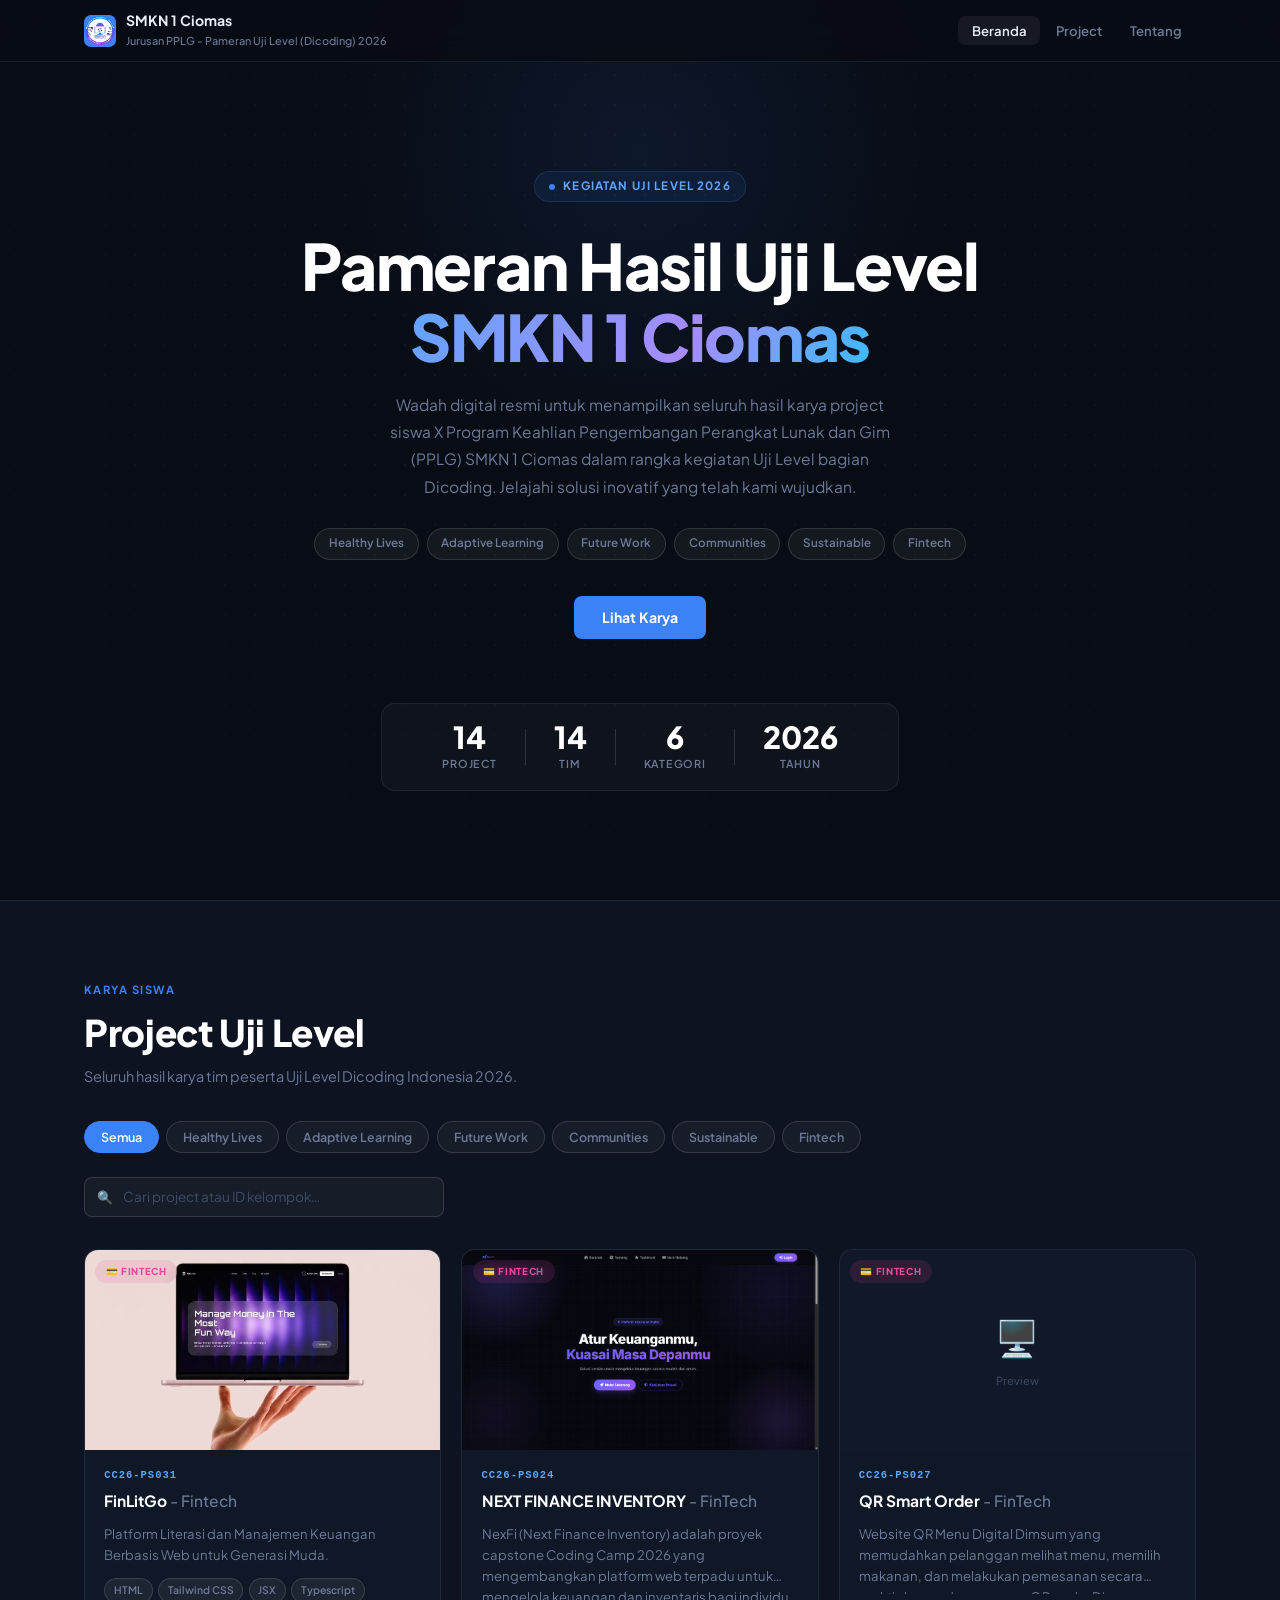
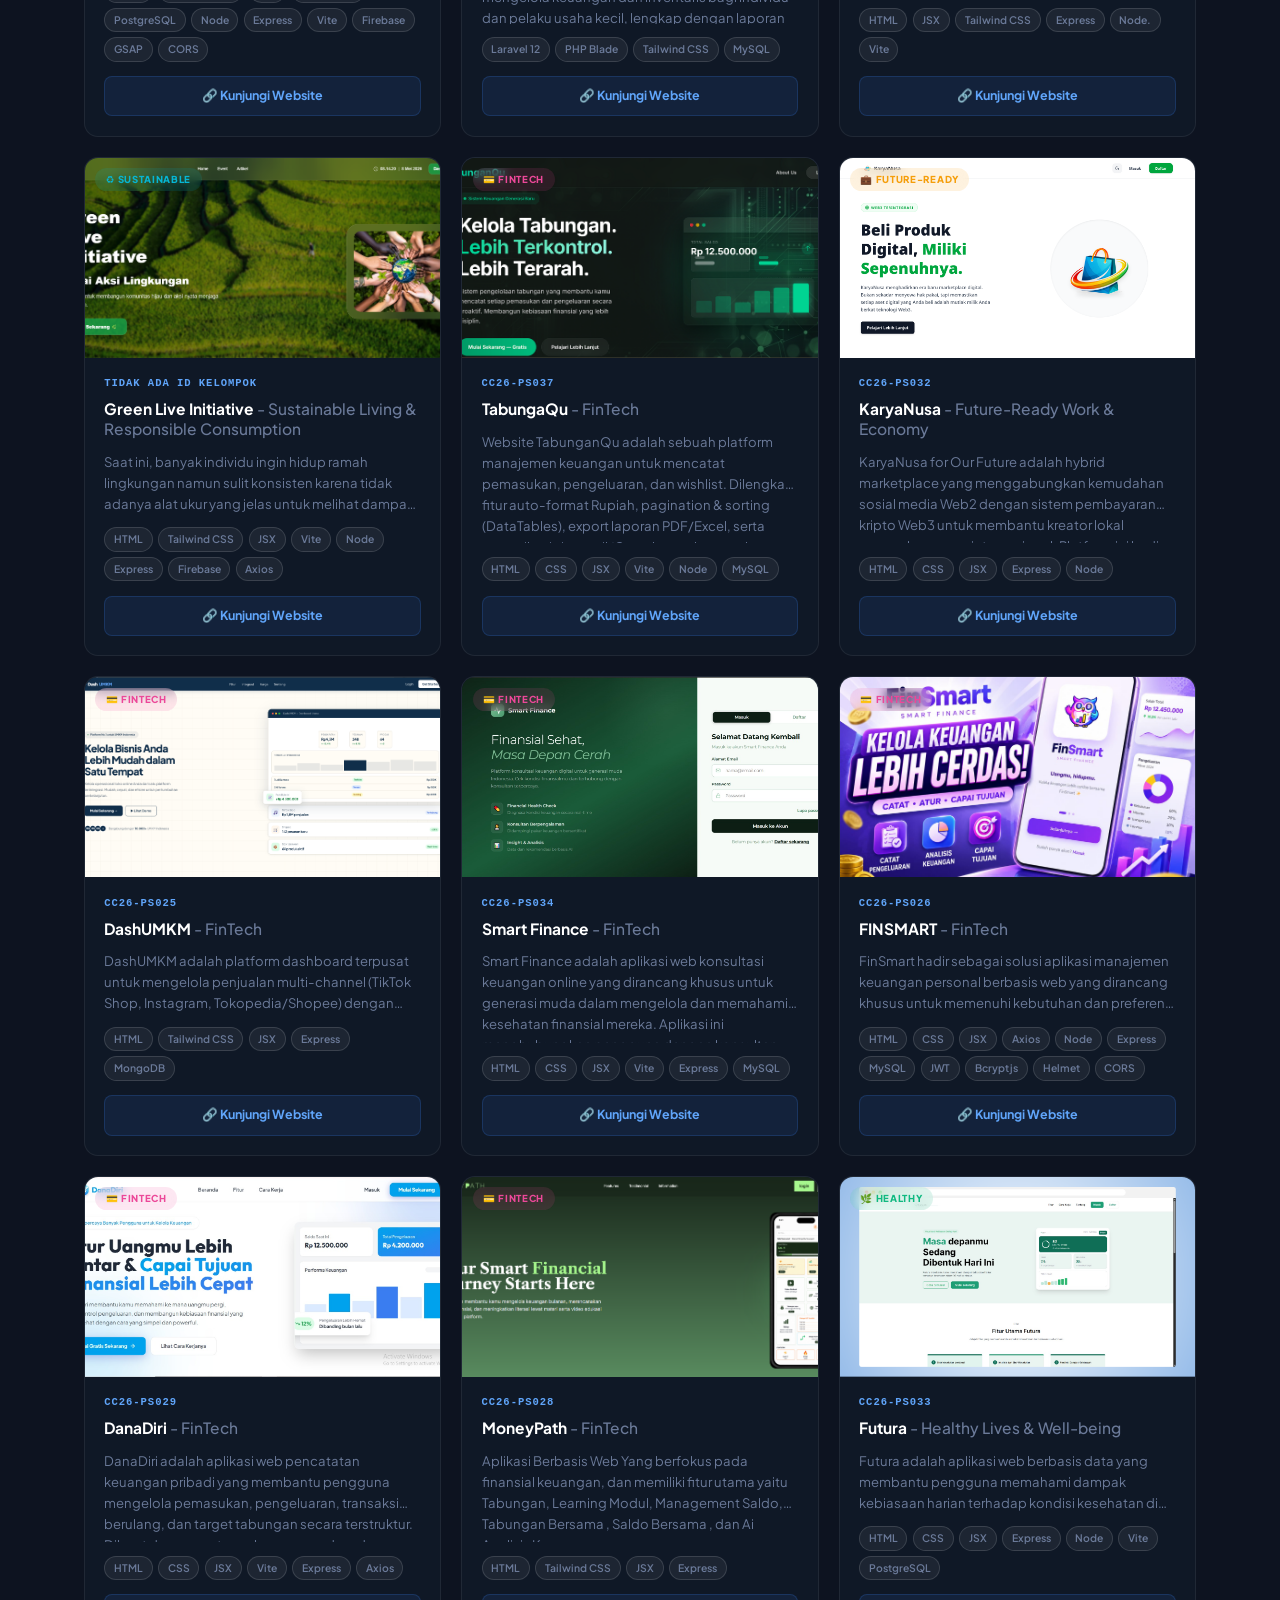
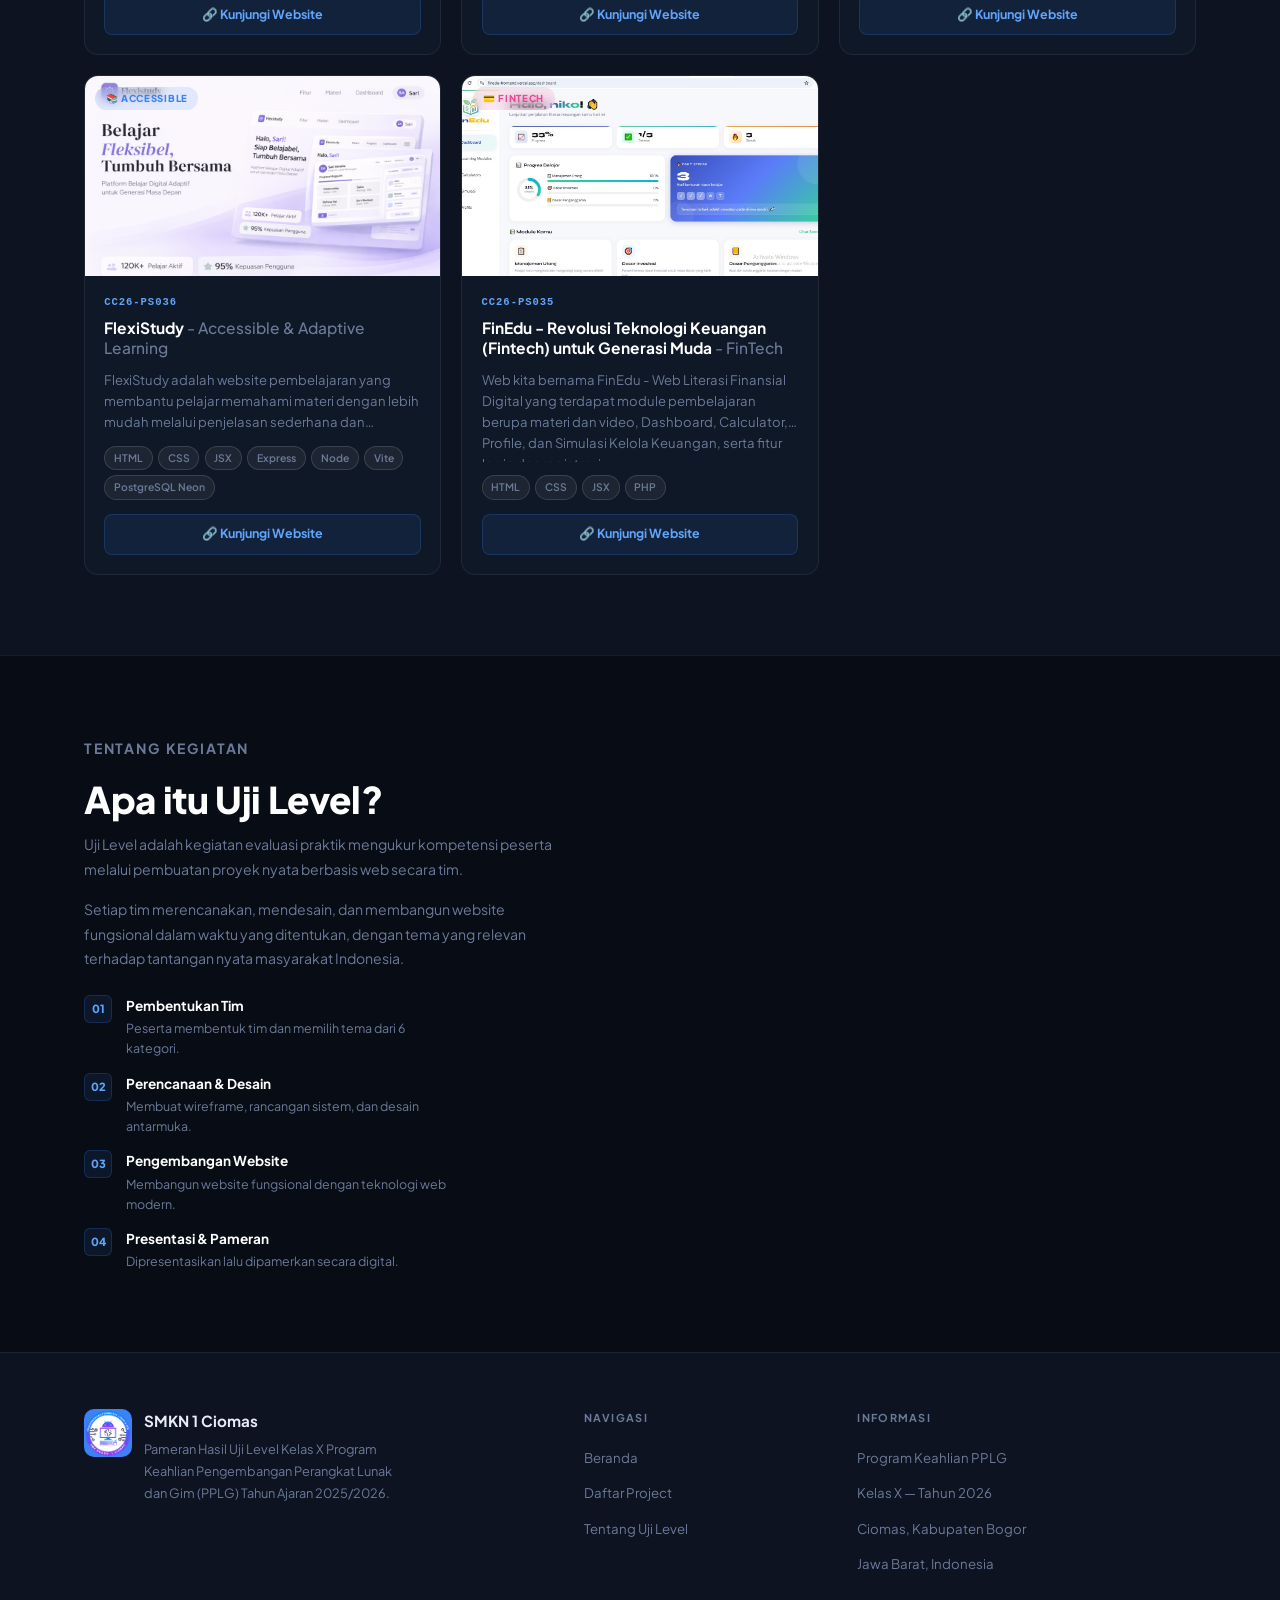
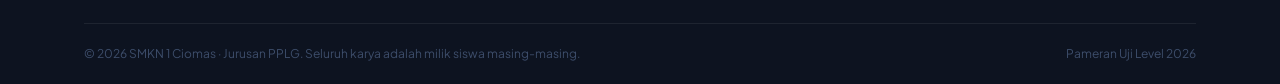
<file: index.html>
<!DOCTYPE html>
<html lang="id">
<head>
  <meta charset="UTF-8" />
  <meta name="viewport" content="width=device-width, initial-scale=1.0" />
  <title>Pameran Uji Level Dicoding 2026</title>
  <link rel="preconnect" href="https://fonts.googleapis.com" />
  <link rel="preconnect" href="https://fonts.gstatic.com" crossorigin />
  <link href="https://fonts.googleapis.com/css2?family=Plus+Jakarta+Sans:ital,wght@0,400;0,500;0,600;0,700;0,800&display=swap" rel="stylesheet" />
  <link rel="stylesheet" href="style.css" />
</head>
<body>

<!-- ══ NAVBAR ══ -->
<nav class="navbar">
  <div class="nav-inner">
    <div class="nav-brand">
      <div class="nav-mark"><img src="assets/logo.png" alt="SMKN 1 Ciomas"></div>
      <div class="nav-brand-name">
        <strong>SMKN 1 Ciomas</strong>
        <small>Jurusan PPLG - Pameran Uji Level (Dicoding) 2026</small>
      </div>
    </div>
    <div class="nav-links" id="navLinks">
      <button class="nav-link" onclick="goto('#hero')">Beranda</button>
      <button class="nav-link" onclick="goto('#projects')">Project</button>
      <button class="nav-link" onclick="goto('#tentang')">Tentang</button>
    </div>
    <button class="hamburger" id="hamburger">
      <span></span><span></span><span></span>
    </button>
  </div>
</nav>

<!-- ══ HERO ══ -->
<section class="hero" id="hero">
  <div class="hero-glow"></div>
  <div class="hero-inner">
    <div class="eyebrow">
      <span class="eyebrow-dot"></span>
      Kegiatan Uji Level 2026
    </div>
    <h1 class="hero-title">
      Pameran Hasil Uji Level<br>
      <span class="grad">SMKN 1 Ciomas</span>
    </h1>
    <p class="hero-desc">
      Wadah digital resmi untuk menampilkan seluruh hasil karya project siswa X Program Keahlian Pengembangan Perangkat Lunak dan Gim (PPLG) SMKN 1 Ciomas dalam rangka kegiatan
      Uji Level bagian Dicoding. Jelajahi solusi inovatif yang telah kami wujudkan.
    </p>
    <div class="hero-pills">
      <span class="pill">Healthy Lives</span>
      <span class="pill">Adaptive Learning</span>
      <span class="pill">Future Work</span>
      <span class="pill">Communities</span>
      <span class="pill">Sustainable</span>
      <span class="pill">Fintech</span>
    </div>
    <button class="hero-cta" onclick="goto('#projects')">Lihat Karya</button><br>
    <div class="stats-bar">
      <div class="stat">
        <span class="stat-n" id="sTotal">—</span>
        <span class="stat-l">Project</span>
      </div>
      <div class="stat-div"></div>
      <div class="stat">
        <span class="stat-n" id="sTeam">—</span>
        <span class="stat-l">Tim</span>
      </div>
      <div class="stat-div"></div>
      <div class="stat">
        <span class="stat-n">6</span>
        <span class="stat-l">Kategori</span>
      </div>
      <div class="stat-div"></div>
      <div class="stat">
        <span class="stat-n">2026</span>
        <span class="stat-l">Tahun</span>
      </div>
    </div>
  </div>
</section>

<!-- ══ PROJECTS ══ -->
<section class="section" id="projects">
  <div class="container">
    <p class="sec-eyebrow">Karya Siswa</p>
    <h2 class="sec-title">Project Uji Level</h2>
    <p class="sec-sub">Seluruh hasil karya tim peserta Uji Level Dicoding Indonesia 2026.</p>

    <div class="filter-outer">
      <div class="filter-wrap" id="filterWrap">
        <button class="ftab on" data-cat="all">Semua</button>
        <button class="ftab" data-cat="1">Healthy Lives</button>
        <button class="ftab" data-cat="2">Adaptive Learning</button>
        <button class="ftab" data-cat="3">Future Work</button>
        <button class="ftab" data-cat="4">Communities</button>
        <button class="ftab" data-cat="5">Sustainable</button>
        <button class="ftab" data-cat="6">Fintech</button>
      </div>
    </div>

    <div class="search-wrap">
      <span class="search-icon">🔍</span>
      <input type="text" id="searchInput" placeholder="Cari project atau ID kelompok…" />
    </div>

    <div class="proj-grid" id="projGrid"></div>
  </div>
</section>

<!-- ══ TENTANG ══ -->
<section class="section" id="tentang">
  <div class="container">
    <div class="about-grid">
      <div class="about-text">
        <p class="sec-eyebrow">Tentang Kegiatan</p>
        <h2 class="sec-title">Apa itu Uji Level?</h2>
        <p>
          Uji Level adalah kegiatan evaluasi praktik mengukur kompetensi peserta melalui pembuatan proyek nyata berbasis web secara tim.
        </p>
        <p>
          Setiap tim merencanakan, mendesain, dan membangun website fungsional dalam waktu
          yang ditentukan, dengan tema yang relevan terhadap tantangan nyata masyarakat Indonesia.
        </p>
        <div class="about-steps">
          <div class="a-step">
            <div class="a-num">01</div>
            <div class="a-text">
              <h4>Pembentukan Tim</h4>
              <p>Peserta membentuk tim dan memilih tema dari 6 kategori.</p>
            </div>
          </div>
          <div class="a-step">
            <div class="a-num">02</div>
            <div class="a-text">
              <h4>Perencanaan & Desain</h4>
              <p>Membuat wireframe, rancangan sistem, dan desain antarmuka.</p>
            </div>
          </div>
          <div class="a-step">
            <div class="a-num">03</div>
            <div class="a-text">
              <h4>Pengembangan Website</h4>
              <p>Membangun website fungsional dengan teknologi web modern.</p>
            </div>
          </div>
          <div class="a-step">
            <div class="a-num">04</div>
            <div class="a-text">
              <h4>Presentasi & Pameran</h4>
              <p>Dipresentasikan lalu dipamerkan secara digital.</p>
            </div>
          </div>
        </div>
      </div>
    </div>
  </div>
</section>

<!-- ══ FOOTER ══ -->
<footer class="footer-new">
  <div class="container">
    <div class="footer-grid">

      <!-- Brand -->
      <div>
        <div class="fg-brand">
          <div class="fg-brand-logo">
            <img src="assets/logo.png" alt="SMKN 1 Ciomas"
                 onerror="this.parentElement.style.background='var(--accent)';this.remove();" />
          </div>
          <div class="fg-brand-text">
            <strong>SMKN 1 Ciomas</strong>
            <p>Pameran Hasil Uji Level Kelas X Program Keahlian Pengembangan Perangkat Lunak dan Gim (PPLG) Tahun Ajaran 2025/2026.</p>
          </div>
        </div>
      </div>

      <!-- Navigasi -->
      <div class="fg-col">
        <h4>Navigasi</h4>
        <ul>
          <li><a href="#hero" onclick="goto('#hero');return false;">Beranda</a></li>
          <li><a href="#projects" onclick="goto('#projects');return false;">Daftar Project</a></li>
          <li><a href="#tentang" onclick="goto('#tentang');return false;">Tentang Uji Level</a></li>
        </ul>
      </div>

      <!-- Informasi -->
      <div class="fg-col">
        <h4>Informasi</h4>
        <ul>
          <li><span>Program Keahlian PPLG</span></li>
          <li><span>Kelas X — Tahun 2026</span></li>
          <li><span>Ciomas, Kabupaten Bogor</span></li>
          <li><span>Jawa Barat, Indonesia</span></li>
        </ul>
      </div>

    </div>

    <div class="footer-bottom-bar">
      <p>© 2026 SMKN 1 Ciomas · Jurusan PPLG. Seluruh karya adalah milik siswa masing-masing.</p>
      <span>Pameran Uji Level 2026</span>
    </div>
  </div>
</footer>

<!-- Scroll to top -->
<button id="toTop" onclick="window.scrollTo({top:0,behavior:'smooth'})">↑</button>

<!-- ══ MODAL ══ -->
<div class="overlay" id="overlay">
  <div class="modal">
    <button class="modal-close" onclick="closeModal()">✕</button>
    <div class="modal-body" id="modalBody"></div>
  </div>
</div>

<script src="projects.js"></script>
</body>
</html>
</file>
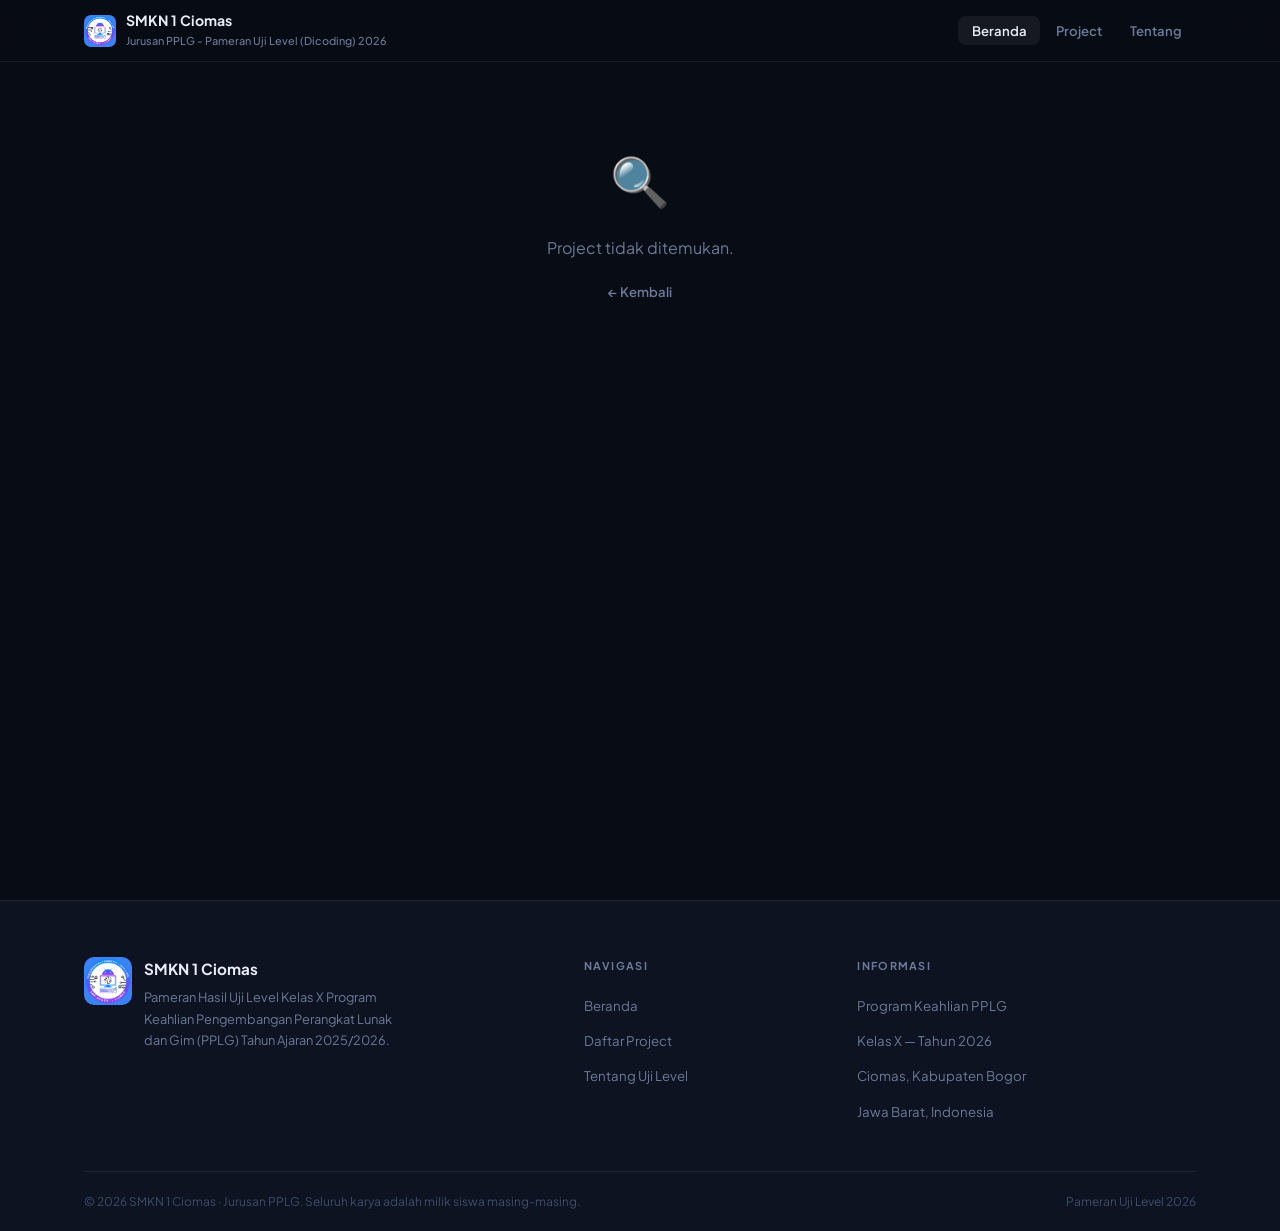
<file: detail.html>
<!DOCTYPE html>
<html lang="id">
<head>
  <meta charset="UTF-8" />
  <meta name="viewport" content="width=device-width, initial-scale=1.0" />
  <title>Detail Project — Pameran Uji Level Dicoding 2026</title>
  <link rel="preconnect" href="https://fonts.googleapis.com" />
  <link rel="preconnect" href="https://fonts.gstatic.com" crossorigin />
  <link href="https://fonts.googleapis.com/css2?family=Plus+Jakarta+Sans:ital,wght@0,400;0,500;0,600;0,700;0,800&display=swap" rel="stylesheet" />
  <link rel="stylesheet" href="style.css" />
</head>
<body>

<!-- ══ NAVBAR (sama persis dengan index.html) ══ -->
<nav class="navbar">
  <div class="nav-inner">
    <div class="nav-brand">
      <div class="nav-mark"><img src="assets/logo.png" alt="SMKN 1 Ciomas"></div>
      <div class="nav-brand-name">
        <strong>SMKN 1 Ciomas</strong>
        <small>Jurusan PPLG - Pameran Uji Level (Dicoding) 2026</small>
      </div>
    </div>
    <div class="nav-links" id="navLinks">
      <button class="nav-link" onclick="window.location.href='index.html'">Beranda</button>
      <button class="nav-link on" onclick="window.location.href='index.html#projects'">Project</button>
      <button class="nav-link" onclick="window.location.href='index.html#tentang'">Tentang</button>
    </div>
    <button class="hamburger" id="hamburger">
      <span></span><span></span><span></span>
    </button>
  </div>
</nav>

<!-- ══ DETAIL PAGE ══ -->
<div class="detail-page">
  <div class="container">

    <!-- Back button -->
    <button class="back-btn" onclick="window.history.back()">
      ← Kembali ke Daftar Project
    </button>

    <!-- Header -->
    <div class="detail-header" id="detailHeader">
      <div class="detail-id" id="detailId"></div>
      <div class="detail-title" id="detailTitle"></div>
      <span class="detail-cat-badge" id="detailCatBadge"></span>
    </div>

    <!-- 2-column layout -->
    <div class="detail-layout">

      <!-- ── MAIN CONTENT ── -->
      <div class="detail-main">

        <!-- Screenshot -->
        <div class="detail-screenshot" id="detailScreenshot">
          <div class="ss-icon">🖥️</div>
          <div class="ss-label">Screenshot Website Project</div>
        </div>

        <!-- Deskripsi -->
        <div class="detail-section-title">Deskripsi Project</div>
        <p class="detail-desc" id="detailDesc"></p>

        <!-- Teknologi -->
        <div class="detail-stack-wrap">
          <div class="detail-section-title">Teknologi yang Digunakan</div>
          <div class="detail-stack" id="detailStack"></div>
        </div>

      </div>

      <!-- ── SIDEBAR ── -->
      <div class="detail-sidebar">

        <!-- Anggota Tim -->
        <div class="sidebar-card">
          <div class="sidebar-card-title">Anggota Tim</div>
          <div class="member-list" id="memberList">
            <!-- diisi JS -->
          </div>
        </div>

        <!-- Tautan Project -->
        <div class="sidebar-card" id="linkCard">
          <div class="sidebar-card-title">Tautan Project</div>
          <div id="linkList"></div>
        </div>

        <!-- Informasi -->
        <div class="sidebar-card">
          <div class="sidebar-card-title">Informasi</div>
          <div class="info-row">
            <div class="info-item"><strong>Kegiatan:</strong> Uji Level </div>
            <div class="info-item"><strong>Sekolah:</strong> SMKN 1 Ciomas</div>
            <div class="info-item"><strong>Jurusan:</strong> PPLG</div>
          </div>
        </div>

      </div>
    </div>
  </div>
</div>

<!-- ══ FOOTER BARU (sesuai gambar referensi) ══ -->
<footer class="footer-new">
  <div class="container">
    <div class="footer-grid">

      <!-- Brand -->
      <div>
        <div class="fg-brand">
          <div class="fg-brand-logo">
            <img src="assets/logo.png" alt="SMKN 1 Ciomas"
                 onerror="this.parentElement.style.background='var(--accent)';this.remove();" />
          </div>
          <div class="fg-brand-text">
            <strong>SMKN 1 Ciomas</strong>
            <p>Pameran Hasil Uji Level Kelas X Program Keahlian Pengembangan Perangkat Lunak dan Gim (PPLG) Tahun Ajaran 2025/2026.</p>
          </div>
        </div>
      </div>

      <!-- Navigasi -->
      <div class="fg-col">
        <h4>Navigasi</h4>
        <ul>
          <li><a href="index.html">Beranda</a></li>
          <li><a href="index.html#projects">Daftar Project</a></li>
          <li><a href="index.html#tentang">Tentang Uji Level</a></li>
        </ul>
      </div>

      <!-- Informasi -->
      <div class="fg-col">
        <h4>Informasi</h4>
        <ul>
          <li><span>Program Keahlian PPLG</span></li>
          <li><span>Kelas X — Tahun 2026</span></li>
          <li><span>Ciomas, Kabupaten Bogor</span></li>
          <li><span>Jawa Barat, Indonesia</span></li>
        </ul>
      </div>

    </div>

    <div class="footer-bottom-bar">
      <p>© 2026 SMKN 1 Ciomas · Jurusan PPLG. Seluruh karya adalah milik siswa masing-masing.</p>
      <span>Pameran Uji Level 2026</span>
    </div>
  </div>
</footer>

<script src="projects.js"></script>
<script>
/* ══════════════════════════════════════════
   DETAIL PAGE SCRIPT
   Ambil project dari URL param ?id=CC26-PS031
   lalu render ke halaman
══════════════════════════════════════════ */

document.addEventListener('DOMContentLoaded', () => {
  // Hamburger
  document.getElementById('hamburger').addEventListener('click', () => {
    document.getElementById('navLinks').classList.toggle('open');
  });

  // Ambil ID dari URL
  const params = new URLSearchParams(window.location.search);
  const pid    = params.get('id');

  // Cari project di array PROJECTS (dari projects.js)
  const p = PROJECTS.find(p => p.id === pid);

  if (!p) {
    document.querySelector('.detail-page').innerHTML = `
      <div class="container" style="padding:5rem 1.5rem;text-align:center;color:var(--muted);">
        <div style="font-size:3rem;margin-bottom:1rem;">🔍</div>
        <p style="font-size:1rem;">Project tidak ditemukan.</p>
        <button class="back-btn" style="margin-top:1rem;" onclick="window.location.href='index.html'">← Kembali</button>
      </div>`;
    return;
  }

  const cat = CATS[p.cat] || {};

  // Set page title
  document.title = `${p.judul} — Pameran Uji Level Dicoding 2026`;

  // Header
  document.getElementById('detailId').textContent = p.id || '';
  document.getElementById('detailTitle').textContent = p.judul || '';

  const badge = document.getElementById('detailCatBadge');
  if (cat.label) {
    badge.textContent = `${cat.icon} ${cat.label}`;
    badge.style.background = cat.bg;
    badge.style.color = cat.color;
  }

  // Screenshot
  const ss = document.getElementById('detailScreenshot');
  if (p.gambar) {
    ss.innerHTML = `<img src="${p.gambar}" alt="${x(p.judul)}"
      onerror="this.parentElement.innerHTML='<div class=\'ss-icon\'>🖥️</div><div class=\'ss-label\'>Screenshot Website Project</div>'" />`;
  }

  // Deskripsi
  document.getElementById('detailDesc').textContent = p.deskripsi || '';

  // Stack — pakai .stack-tag sama persis seperti card
  const stackEl = document.getElementById('detailStack');
  (p.stack || []).forEach(s => {
    const span = document.createElement('span');
    span.className = 'stack-tag';
    span.textContent = s;
    stackEl.appendChild(span);
  });

  // Anggota tim
  const memberEl = document.getElementById('memberList');
  if (p.anggota && p.anggota.length) {
    p.anggota.forEach(m => {
      const initials = m.nama.split(' ').map(w => w[0]).join('').toUpperCase().slice(0,2);
      memberEl.innerHTML += `
        <div class="member-item">
          <div class="member-avatar" style="background:${avatarColor(m.nama)}">${initials}</div>
          <div>
            <div class="member-name">${x(m.nama)}</div>
            <div class="member-role">${x(m.peran || '')}</div>
          </div>
        </div>`;
    });
  } else {
    memberEl.innerHTML = `<div style="font-size:.82rem;color:var(--muted2);">Belum ada data anggota.</div>`;
  }

  // Links
  const linkEl = document.getElementById('linkList');
  if (p.link) {
    linkEl.innerHTML += `
      <a class="link-btn" href="${p.link}" target="_blank" rel="noopener">
        <span class="link-btn-icon">🔗</span> Lihat Demo Website
      </a>`;
  }
  if (p.github) {
    linkEl.innerHTML += `
      <a class="link-btn" href="${p.github}" target="_blank" rel="noopener">
        <span class="link-btn-icon">⬡</span> Lihat di GitHub
      </a>`;
  }
  if (!p.link && !p.github) {
    document.getElementById('linkCard').style.display = 'none';
  }
});

/* Warna avatar berdasarkan nama */
function avatarColor(name) {
  const colors = ['#3b82f6','#10b981','#f59e0b','#8b5cf6','#ec4899','#06b6d4','#ef4444','#14b8a6'];
  let hash = 0;
  for (let i = 0; i < name.length; i++) hash = name.charCodeAt(i) + ((hash << 5) - hash);
  return colors[Math.abs(hash) % colors.length];
}

function x(s) {
  return String(s || '')
    .replace(/&/g, '&amp;').replace(/</g, '&lt;')
    .replace(/>/g, '&gt;').replace(/"/g, '&quot;');
}
</script>
</body>
</html>
</file>
<file: style.css>
/* ══════════════════════════════════════════
   PAMERAN UJI LEVEL DICODING 2026
   style.css
══════════════════════════════════════════ */

/* ── RESET ── */
*, *::before, *::after { box-sizing: border-box; margin: 0; padding: 0; }
html { scroll-behavior: smooth; }

/* ── VARIABLES ── */
:root {
  --bg:      #080c14;
  --bg2:     #0d1320;
  --bg3:     #111827;
  --card:    #0f1826;
  --border:  rgba(255,255,255,.07);
  --border2: rgba(255,255,255,.13);
  --text:    #e8edf8;
  --muted:   #6b7a99;
  --muted2:  #3d4d6a;
  --accent:  #3b82f6;
  --accent2: #60a5fa;
  --font:    'Plus Jakarta Sans', system-ui, sans-serif;
  --r:       14px;
  --rs:      8px;
  --nav-h:   62px;
  --tr:      .22s ease;
}

/* ── BASE ── */
body {
  font-family: var(--font);
  background: var(--bg);
  color: var(--text);
  line-height: 1.6;
  -webkit-font-smoothing: antialiased;
  overflow-x: hidden;
}

a { color: inherit; text-decoration: none; }
img { display: block; max-width: 100%; }

::-webkit-scrollbar { width: 4px; }
::-webkit-scrollbar-thumb { background: var(--border2); border-radius: 99px; }

.container { max-width: 1160px; margin: 0 auto; padding: 0 1.5rem; }

/* ══ NAVBAR ══ */
.navbar {
  position: fixed; top: 0; left: 0; right: 0;
  height: var(--nav-h);
  background: rgba(8,12,20,.88);
  backdrop-filter: blur(18px);
  border-bottom: 1px solid var(--border);
  z-index: 1000;
}
.nav-inner {
  height: 100%; max-width: 1160px; margin: 0 auto; padding: 0 1.5rem;
  display: flex; align-items: center; gap: 1.5rem;
}
.nav-brand { display: flex; align-items: center; gap: .65rem; flex-shrink: 0; }
.nav-mark {
  width: 32px; height: 32px; border-radius: 7px;
  background: var(--accent);
  display: flex; align-items: center; justify-content: center;
  font-weight: 800; font-size: .95rem; color: #fff; flex-shrink: 0;
}
.nav-brand-name { line-height: 1.25; }
.nav-brand-name strong { display: block; font-size: .88rem; font-weight: 700; color: var(--text); }
.nav-brand-name small  { font-size: .68rem; color: var(--muted); font-weight: 500; }

.nav-links { display: flex; align-items: center; gap: .1rem; margin-left: auto; }
.nav-link {
  font-size: .82rem; font-weight: 600; color: var(--muted);
  padding: .4rem .85rem; border-radius: var(--rs);
  background: none; border: none; cursor: pointer; font-family: var(--font);
  transition: color var(--tr), background var(--tr);
}
.nav-link:hover,
.nav-link.on { color: var(--text); background: rgba(255,255,255,.06); }

.hamburger {
  display: none; flex-direction: column; gap: 5px;
  background: none; border: none; cursor: pointer; padding: .3rem; margin-left: auto;
}
.hamburger span { width: 20px; height: 2px; background: var(--muted); border-radius: 99px; display: block; }

/* ══ HERO ══ */
.hero {
  min-height: 100vh;
  display: flex; flex-direction: column;
  align-items: center; justify-content: center; text-align: center;
  padding: calc(var(--nav-h) + 5rem) 1.5rem 5rem;
  position: relative; overflow: hidden;
}
.hero::before {
  content: '';
  position: absolute; inset: 0;
  background-image: radial-gradient(rgba(255,255,255,.04) 1px, transparent 1px);
  background-size: 30px 30px;
  mask-image: radial-gradient(ellipse 75% 75% at 50% 40%, black 20%, transparent 100%);
  pointer-events: none;
}
.hero-glow {
  position: absolute; width: 700px; height: 700px; border-radius: 50%;
  background: radial-gradient(circle, rgba(59,130,246,.1), transparent 65%);
  top: -200px; left: 50%; transform: translateX(-50%);
  pointer-events: none;
}
.hero-inner { 
  position: relative; z-index: 1; max-width: 680px; 
  animation: fadeUp .7s ease;
}

.eyebrow {
  display: inline-flex; align-items: center; gap: .5rem;
  background: rgba(59,130,246,.08); border: 1px solid rgba(59,130,246,.2);
  color: var(--accent2);
  font-size: .72rem; font-weight: 700; letter-spacing: .1em; text-transform: uppercase;
  padding: .35rem .9rem; border-radius: 99px; margin-bottom: 1.75rem;
}
.eyebrow-dot {
  width: 6px; height: 6px; border-radius: 50%;
  background: var(--accent); flex-shrink: 0;
  animation: blink 2s infinite;
}
@keyframes blink { 0%,100%{ opacity:1 } 50%{ opacity:.3 } }

.hero-title {
  font-size: clamp(2.4rem, 6vw, 4rem);
  font-weight: 800; letter-spacing: -.02em; line-height: 1.1;
  color: #fff; margin-bottom: 1.25rem;
  animation: fadeUp .9s ease;
}
.hero-title .grad {
  background: linear-gradient(120deg, var(--accent2) 0%, #a78bfa 60%, #38bdf8 100%);
  -webkit-background-clip: text;
  -webkit-text-fill-color: transparent;
  background-clip: text;
}

.hero-desc {
  font-size: .97rem; color: var(--muted); line-height: 1.75;
  margin: 0 auto 1.75rem; max-width: 500px;
}

.hero-pills {
  display: flex; flex-wrap: wrap; gap: .5rem;
  justify-content: center; margin-bottom: 2.25rem;
}
.pill {
  background: rgba(255,255,255,.05); border: 1px solid var(--border2);
  color: var(--muted); font-size: .73rem; font-weight: 600;
  padding: .35rem .85rem; border-radius: 99px;
}

.hero-cta {
  display: inline-flex; align-items: center; gap: .4rem;
  background: var(--accent); color: #fff;
  font-size: .88rem; font-weight: 700; font-family: var(--font);
  padding: .8rem 1.75rem; border-radius: var(--rs);
  border: none; cursor: pointer; transition: var(--tr); margin-bottom: 4rem;
  animation: fadeUp 1.1s ease;
}
.hero-cta:hover {
  background: var(--accent2); color: var(--bg);
  transform: translateY(-2px);
  box-shadow: 0 10px 28px rgba(59,130,246,.28);
}

.stats-bar {
  display: inline-flex; align-items: center;
  background: rgba(255,255,255,.03); border: 1px solid var(--border);
  border-radius: var(--r); padding: 1.1rem 2rem; gap: 0; flex-wrap: wrap;
}
.stat { text-align: center; padding: 0 1.75rem; }
.stat-n { display: block; font-size: 1.9rem; font-weight: 800; color: #fff; line-height: 1; }
.stat-l { font-size: .68rem; color: var(--muted); font-weight: 600; text-transform: uppercase; letter-spacing: .07em; margin-top: .2rem; display: block; }
.stat-div { width: 1px; height: 36px; background: var(--border2); }

/* ══ SECTION COMMON ══ */
.section { padding: 5rem 0; }

#projects { background: var(--bg2); border-top: 1px solid var(--border); }
#tentang  { background: var(--bg);  border-top: 1px solid var(--border); }

.sec-eyebrow {
  font-size: .7rem; font-weight: 700; letter-spacing: .13em;
  text-transform: uppercase; color: var(--accent); margin-bottom: .6rem;
}
.sec-title {
  font-size: clamp(1.6rem, 3.5vw, 2.3rem); font-weight: 800;
  letter-spacing: -.01em; color: #fff; margin-bottom: .6rem; line-height: 1.25;
}
.sec-sub { font-size: .9rem; color: var(--muted); line-height: 1.7; max-width: 50ch; }

/* ══ FILTER TABS ══ */
.filter-wrap { display: flex; gap: .45rem; flex-wrap: wrap; margin: 2rem 0 1.5rem; }
.ftab {
  background: rgba(255,255,255,.04); border: 1px solid var(--border2);
  color: var(--muted); font-family: var(--font); font-size: .78rem; font-weight: 600;
  padding: .45rem 1rem; border-radius: 99px; cursor: pointer;
  transition: var(--tr); white-space: nowrap;
}
.ftab:hover { border-color: var(--accent); color: var(--accent2); }
.ftab.on   { background: var(--accent); border-color: var(--accent); color: #fff; }

/* ══ SEARCH ══ */
.search-wrap { position: relative; max-width: 360px; margin-bottom: 2rem; }
.search-wrap input {
  width: 100%; font-family: var(--font); font-size: .85rem;
  padding: .65rem 1rem .65rem 2.4rem;
  background: rgba(255,255,255,.04); border: 1px solid var(--border2);
  border-radius: var(--rs); color: var(--text); outline: none;
  transition: border-color var(--tr);
}
.search-wrap input::placeholder { color: var(--muted2); }
.search-wrap input:focus { border-color: var(--accent); }
.search-icon {
  position: absolute; left: .8rem; top: 50%; transform: translateY(-50%);
  color: var(--muted); font-size: .8rem; pointer-events: none;
}

/* ══ PROJECT GRID ══ */
.proj-grid {
  display: grid;
  grid-template-columns: repeat(auto-fill, minmax(290px, 1fr));
  gap: 1.25rem;
}

/* ══ PROJECT CARD ══ */
.card {
  background: var(--card); border: 1px solid var(--border);
  border-radius: var(--r); overflow: hidden;
  display: flex; flex-direction: column;
  transition: transform var(--tr), border-color var(--tr), box-shadow var(--tr);
}
.card:hover {
  transform: translateY(-4px);
  border-color: rgba(59,130,246,.28);
  box-shadow: 0 16px 40px rgba(0,0,0,.4);
}

/* Thumbnail */
.card-thumb {
  width: 100%; aspect-ratio: 16/9;
  background: var(--bg3); overflow: hidden; position: relative; flex-shrink: 0;
}
.card-thumb img {
  width: 100%; height: 100%; object-fit: cover;
  transition: transform .4s ease;
}
.card:hover .card-thumb img { transform: scale(1.04); }

.thumb-empty {
  width: 100%; height: 100%;
  display: flex; flex-direction: column; align-items: center; justify-content: center;
  gap: .4rem; color: var(--muted2);
}
.thumb-empty span { font-size: 2.2rem; }
.thumb-empty small { font-size: .7rem; }

.card-cat {
  position: absolute; top: .65rem; left: .65rem;
  font-size: .6rem; font-weight: 800; letter-spacing: .07em; text-transform: uppercase;
  padding: .25rem .65rem; border-radius: 99px;
  backdrop-filter: blur(6px); white-space: nowrap;
}

/* Card Body */
.card-body { padding: 1.1rem 1.2rem 1.2rem; display: flex; flex-direction: column; flex: 1; }

.card-id {
  font-size: .66rem; font-weight: 700; letter-spacing: .09em; text-transform: uppercase;
  color: var(--accent2); margin-bottom: .45rem;
  font-family: 'Courier New', monospace;
}

.card-title {
  font-size: .97rem; font-weight: 700; color: #fff;
  line-height: 1.3; margin-bottom: .7rem;
}
.card-title .tema { color: var(--muted); font-weight: 500; }

.card-desc {
  font-size: .82rem; color: var(--muted); line-height: 1.6;
  flex: 1; margin-bottom: .85rem;
  display: -webkit-box; -webkit-line-clamp: 3; -webkit-box-orient: vertical; overflow: hidden;
}

.card-stack { display: flex; flex-wrap: wrap; gap: .32rem; margin-bottom: .9rem; }
.stack-tag {
  background: rgba(255,255,255,.06); border: 1px solid var(--border2);
  color: var(--muted); font-size: .65rem; font-weight: 600;
  padding: .18rem .55rem; border-radius: 99px;
}

.card-link {
  display: flex; align-items: center; justify-content: center; gap: .4rem;
  background: rgba(59,130,246,.1); border: 1px solid rgba(59,130,246,.2);
  color: var(--accent2); font-family: var(--font); font-size: .78rem; font-weight: 700;
  padding: .58rem; border-radius: var(--rs); text-decoration: none;
  transition: var(--tr); width: 100%;
}
.card-link:hover { background: var(--accent); border-color: var(--accent); color: #fff; }
.card-link-none {
  background: rgba(255,255,255,.03); border-color: var(--border);
  color: var(--muted2); pointer-events: none; cursor: default;
}

/* Empty state */
.grid-empty { grid-column: 1/-1; text-align: center; padding: 5rem 2rem; color: var(--muted); }
.grid-empty .ei { font-size: 3rem; margin-bottom: .75rem; }
.grid-empty p { font-size: .88rem; line-height: 1.7; }

/* ══ ABOUT ══ */
.about-grid { display: grid; align-items: center; }
.about-text p { font-size: .88rem; color: var(--muted); line-height: 1.75; margin-bottom: 1rem; max-width: 48ch; }

.about-steps { margin-top: 1.5rem; display: flex; flex-direction: column; gap: .85rem; }
.a-step { display: flex; gap: .85rem; align-items: flex-start; }
.a-num {
  width: 28px; height: 28px; flex-shrink: 0; border-radius: 6px;
  background: rgba(59,130,246,.1); border: 1px solid rgba(59,130,246,.2);
  display: flex; align-items: center; justify-content: center;
  font-size: .7rem; font-weight: 800; color: var(--accent2);
}
.a-text h4 { font-size: .85rem; font-weight: 700; color: #fff; margin-bottom: .15rem; }
.a-text p  { font-size: .78rem; color: var(--muted); margin: 0; max-width: 36ch; line-height: 1.6; }

/* ══ FOOTER ══ */
footer {
  background: var(--bg); border-top: 1px solid var(--border);
  padding: 2rem 0;
}
.footer-inner {
  display: flex; align-items: center; justify-content: space-between;
  flex-wrap: wrap; gap: 1rem;
}
.footer-brand { display: flex; align-items: center; gap: .65rem;}
.footer-brand-text strong { font-size: .85rem; font-weight: 700; color: var(--text); display: block; }
.footer-brand-text small  { font-size: .7rem; color: var(--muted); }
.footer-copy { font-size: .75rem; color: var(--muted2); max-width: 44ch; line-height: 1.65; }

/* ══ SCROLL TO TOP ══ */
#toTop {
  position: fixed; bottom: 1.5rem; right: 1.5rem;
  width: 38px; height: 38px; border-radius: var(--rs);
  background: var(--accent); color: #fff; border: none; cursor: pointer;
  font-size: .9rem; display: flex; align-items: center; justify-content: center;
  opacity: 0; pointer-events: none;
  transition: opacity .3s, transform .3s;
  z-index: 500;
}
#toTop.show { opacity: 1; pointer-events: auto; }
#toTop:hover { transform: translateY(-3px); }

/* ══ MODAL ══ */
.overlay {
  position: fixed; inset: 0;
  background: rgba(0,0,0,.65); backdrop-filter: blur(5px);
  z-index: 8000; display: none;
  align-items: center; justify-content: center; padding: 1.5rem;
}
.overlay.open { display: flex; }
.modal {
  background: var(--card); border: 1px solid var(--border2);
  border-radius: var(--r); max-width: 600px; width: 100%;
  max-height: 90vh; overflow-y: auto; position: relative;
  animation: mIn .25s ease;
}
@keyframes mIn {
  from { transform: scale(.93) translateY(12px); opacity: 0; }
  to   { transform: none; opacity: 1; }
}
.modal-close {
  position: absolute; top: .85rem; right: .85rem;
  width: 30px; height: 30px; border-radius: 6px;
  background: rgba(255,255,255,.07); border: 1px solid var(--border2);
  color: var(--muted); font-size: .8rem; cursor: pointer;
  display: flex; align-items: center; justify-content: center;
  transition: background var(--tr);
}
.modal-close:hover { background: rgba(255,255,255,.12); color: #fff; }
.modal-body   { padding: 1.5rem; }
.modal-thumb  { border-radius: var(--rs); overflow: hidden; aspect-ratio: 16/9; background: var(--bg3); margin-bottom: 1.25rem; }
.modal-thumb img { width: 100%; height: 100%; object-fit: cover; }
.modal-id    { font-size: .67rem; font-weight: 700; letter-spacing: .09em; text-transform: uppercase; color: var(--accent2); font-family: monospace; margin-bottom: .4rem; }
.modal-title { font-size: 1.45rem; font-weight: 800; color: #fff; line-height: 1.25; letter-spacing: -.01em; margin-bottom: .3rem; }
.modal-tema  { font-size: .74rem; color: var(--muted); font-weight: 600; text-transform: uppercase; letter-spacing: .06em; margin-bottom: 1rem; }
.modal-sep   { border: none; border-top: 1px solid var(--border); margin: 1rem 0; }
.modal-label { font-size: .67rem; font-weight: 700; text-transform: uppercase; letter-spacing: .1em; color: var(--muted); margin-bottom: .4rem; }
.modal-val   { font-size: .85rem; color: var(--text); line-height: 1.75; margin-bottom: 1rem; max-width: 52ch; }
.modal-tags  { display: flex; flex-wrap: wrap; gap: .35rem; margin-bottom: 1rem; }
.modal-actions { margin-top: 1.25rem; }

/* ══ RESPONSIVE ══ */

/* ── Medium: Tablet (max 900px) ── */
@media (max-width: 900px) {
  .about-grid { grid-template-columns: 1fr; }

  /* Proj grid: 2 kolom di tablet */
  .proj-grid {
    grid-template-columns: repeat(2, 1fr);
  }

  /* Stats bar: lebih compact */
  .stats-bar {
    padding: 1rem 1.25rem;
    gap: 0;
  }
  .stat { padding: 0 1.25rem; }

  /* Hero desc: lebih lebar */
  .hero-desc { max-width: 90%; }

  /* Filter wrap: scrollable horizontal */
  .filter-wrap {
    flex-wrap: nowrap;
    overflow-x: auto;
    -webkit-overflow-scrolling: touch;
    padding-bottom: .35rem;
    scrollbar-width: none;
  }
  .filter-wrap::-webkit-scrollbar { display: none; }
  .ftab { flex-shrink: 0; }
}

/* ── Small: Mobile (max 640px) ── */
@media (max-width: 640px) {
  /* Nav inner: brand kiri, hamburger kanan */
  .nav-inner { gap: .75rem; }

  /* Nav links jadi dropdown, reset margin-left */
  .nav-links {
    display: none;
    flex-direction: column;
    align-items: flex-start;
    margin-left: 0; /* override desktop margin-left: auto */
    position: absolute; top: var(--nav-h); left: 0; right: 0;
    background: rgba(8,12,20,.97);
    border-bottom: 1px solid var(--border);
    padding: .5rem .75rem .75rem;
    gap: 0;
  }
  .nav-links.open { display: flex; }

  /* Hamburger: push ke kanan dengan margin-left auto */
  .hamburger { display: flex; margin-left: auto; }

  /* Tiap tombol nav: rata kiri, full lebar */
  .nav-link {
    width: 100%;
    text-align: left;
    padding: .65rem 1rem;
    font-size: .88rem;
    border-radius: var(--rs);
  }

  /* Nav brand: sembunyikan subtitle agar tidak overflow */
  .nav-brand-name small { display: none; }

  /* Hero */
  .hero { padding-left: 1rem; padding-right: 1rem; }
  .hero-title { font-size: clamp(1.85rem, 8vw, 2.4rem); }
  .hero-desc { font-size: .88rem; max-width: 100%; }
  .hero-cta { margin-bottom: 2.5rem; }

  /* Stats bar: 2x2 grid di mobile */
  .stats-bar {
    display: grid;
    grid-template-columns: 1fr 1fr;
    padding: 1rem;
    gap: 1rem;
    width: 100%;
  }
  .stat { padding: .5rem; text-align: center; }
  .stat-n { font-size: 1.5rem; }
  .stat-div { display: none; }

  /* Filter wrap: wrapper dengan fade + arrow di kanan */
  .filter-outer {
    position: relative;
    overflow: hidden; /* potong konten yang keluar */
  }
  .filter-outer::after {
    content: '›';
    position: absolute;
    right: 0;
    top: 0;
    bottom: .35rem; /* sama dengan padding-bottom filter-wrap */
    width: 52px;
    display: flex;
    align-items: center;
    justify-content: flex-end;
    padding-right: 6px;
    font-size: 1.3rem;
    font-weight: 800;
    color: var(--accent2);
    background: linear-gradient(to right, transparent 0%, var(--bg2) 55%);
    pointer-events: none;
    opacity: 1;
    transition: opacity .25s ease;
  }
  .filter-outer.scrolled-end::after {
    opacity: 0;
  }

  /* Filter: scrollable horizontal */
  .filter-wrap {
    flex-wrap: nowrap;
    overflow-x: auto;
    -webkit-overflow-scrolling: touch;
    padding-bottom: .35rem;
    scrollbar-width: none;
    margin-left: -1.5rem;
    margin-right: -1.5rem;
    padding-left: 1.5rem;
    padding-right: 3.5rem; /* ruang untuk fade arrow */
  }
  .filter-wrap::-webkit-scrollbar { display: none; }
  .ftab { flex-shrink: 0; }

  /* Search: full width */
  .search-wrap { max-width: 100%; }

  /* Proj grid: 1 kolom */
  .proj-grid { grid-template-columns: 1fr; }

  /* Footer */
  .footer-inner { flex-direction: column; align-items: flex-start; }

  /* Section padding */
  .section { padding: 3.5rem 0; }

  /* About steps */
  .about-text p { max-width: 100%; }
  .a-text p { max-width: 100%; }

  /* Scroll to top */
  #toTop { bottom: 1rem; right: 1rem; }
}

/* ══════════════════════════════════════════
   TAMBAHAN: DETAIL PAGE & FOOTER BARU
   (tidak mengubah CSS yang sudah ada)
══════════════════════════════════════════ */

/* ── FOOTER BARU (grid 3 kolom) ── */
.footer-new {
  background: var(--bg2);
  border-top: 1px solid var(--border);
  padding: 3.5rem 0 0;
}
.footer-new .container { max-width: 1160px; margin: 0 auto; padding: 0 1.5rem; }
.footer-grid {
  display: grid;
  grid-template-columns: 2fr 1fr 1.5fr;
  gap: 3rem;
  padding-bottom: 3rem;
}
.fg-brand { display: flex; align-items: flex-start; gap: .75rem; }
.fg-brand-logo {
  width: 48px; height: 48px; border-radius: 10px;
  background: var(--accent); flex-shrink: 0;
  display: flex; align-items: center; justify-content: center; overflow: hidden;
}
.fg-brand-logo img { width: 100%; height: 100%; object-fit: cover; border-radius: 10px; }
.fg-brand-text strong { display: block; font-size: .95rem; font-weight: 700; color: var(--text); margin-bottom: .35rem; }
.fg-brand-text p { font-size: .8rem; color: var(--muted); line-height: 1.7; max-width: 28ch; }
.fg-col h4 {
  font-size: .68rem; font-weight: 700; letter-spacing: .12em;
  text-transform: uppercase; color: var(--muted);
  margin-bottom: 1.1rem;
}
.fg-col ul { list-style: none; display: flex; flex-direction: column; gap: .6rem; }
.fg-col ul li a, .fg-col ul li span {
  font-size: .83rem; color: var(--muted);
  transition: color var(--tr); cursor: pointer; background: none; border: none; font-family: var(--font);
}
.fg-col ul li a:hover { color: var(--text); }
.footer-bottom-bar {
  border-top: 1px solid var(--border);
  padding: 1.25rem 0;
  display: flex; align-items: center; justify-content: space-between;
  flex-wrap: wrap; gap: .75rem;
}
.footer-bottom-bar p { font-size: .75rem; color: var(--muted2); }
.footer-bottom-bar span { font-size: .75rem; color: var(--muted2); }

/* ── DETAIL PAGE ── */
.detail-page {
  min-height: 100vh;
  padding-top: var(--nav-h);
  background: var(--bg);
}

/* Back button */
.back-btn {
  display: inline-flex; align-items: center; gap: .5rem;
  font-size: .82rem; font-weight: 600; color: var(--muted);
  background: none; border: none; cursor: pointer; font-family: var(--font);
  padding: .4rem 0; transition: color var(--tr);
  margin-bottom: 1.75rem;
}
.back-btn:hover { color: var(--text); }

/* Detail layout: main content + sidebar */
.detail-layout {
  display: grid;
  grid-template-columns: 1fr 320px;
  gap: 2rem;
  align-items: flex-start;
  padding: 2rem 0 4rem;
}

/* ── MAIN CONTENT ── */
.detail-main {}

/* Screenshot area */
.detail-screenshot {
  width: 100%;
  aspect-ratio: 16/9;
  background: var(--bg3);
  border: 1px solid var(--border);
  border-radius: var(--r);
  overflow: hidden;
  margin-bottom: 2rem;
  display: flex; flex-direction: column;
  align-items: center; justify-content: center;
  gap: .75rem; color: var(--muted);
}
.detail-screenshot img {
  width: 100%; height: 100%; object-fit: cover;
}
.detail-screenshot .ss-icon { font-size: 2.5rem; }
.detail-screenshot .ss-label { font-size: .82rem; font-weight: 600; color: var(--accent); }

/* Section heading */
.detail-section-title {
  font-size: 1rem; font-weight: 700; color: var(--accent);
  margin-bottom: .75rem; padding-bottom: .5rem;
  border-bottom: 1px solid var(--border);
}

/* Description */
.detail-desc {
  font-size: .9rem; color: var(--text); line-height: 1.8;
  margin-bottom: 2rem; max-width: 65ch;
}

/* Stack/teknologi */
.detail-stack-wrap { margin-bottom: 2rem; }
.detail-stack { display: flex; flex-wrap: wrap; gap: .4rem; margin-top: .5rem; }
.detail-stack .stack-tag {
  font-size: .75rem; padding: .3rem .75rem;
}

/* ── SIDEBAR ── */
.detail-sidebar { display: flex; flex-direction: column; gap: 1rem; }

.sidebar-card {
  background: var(--card);
  border: 1px solid var(--border);
  border-radius: var(--r);
  padding: 1.25rem;
}
.sidebar-card-title {
  font-size: .65rem; font-weight: 700; letter-spacing: .12em;
  text-transform: uppercase; color: var(--muted);
  margin-bottom: 1rem;
}

/* Anggota tim */
.member-list { display: flex; flex-direction: column; gap: .75rem; }
.member-item { display: flex; align-items: center; gap: .85rem; }
.member-avatar {
  width: 36px; height: 36px; border-radius: 50%; flex-shrink: 0;
  background: var(--accent);
  display: flex; align-items: center; justify-content: center;
  font-size: .75rem; font-weight: 800; color: #fff;
}
.member-name { font-size: .85rem; font-weight: 600; color: var(--text); }
.member-role { font-size: .72rem; color: var(--muted); }

/* Tautan project */
.link-btn {
  display: flex; align-items: center; gap: .6rem;
  background: rgba(59,130,246,.08); border: 1px solid rgba(59,130,246,.2);
  color: var(--accent2); font-family: var(--font); font-size: .82rem; font-weight: 600;
  padding: .7rem 1rem; border-radius: var(--rs); text-decoration: none;
  transition: var(--tr); width: 100%; cursor: pointer;
  margin-bottom: .5rem;
}
.link-btn:last-child { margin-bottom: 0; }
.link-btn:hover { background: var(--accent); border-color: var(--accent); color: #fff; }
.link-btn-icon { font-size: 1rem; }

/* Info box */
.info-row { display: flex; flex-direction: column; gap: .5rem; }
.info-item { font-size: .82rem; color: var(--muted); line-height: 1.5; }
.info-item strong { color: var(--text); }

/* Detail page header */
.detail-header { margin-bottom: .5rem; }
.detail-id {
  font-size: .7rem; font-weight: 700; letter-spacing: .09em; text-transform: uppercase;
  color: var(--accent2); font-family: monospace; margin-bottom: .5rem;
}
.detail-title {
  font-size: clamp(1.5rem, 4vw, 2.2rem); font-weight: 800;
  color: #fff; line-height: 1.2; letter-spacing: -.02em; margin-bottom: .4rem;
}
.detail-cat-badge {
  display: inline-flex; align-items: center; gap: .4rem;
  font-size: .72rem; font-weight: 700; padding: .3rem .8rem;
  border-radius: 99px; margin-bottom: 1.5rem;
}

/* ── RESPONSIVE DETAIL ── */
@media (max-width: 900px) {
  .detail-layout { grid-template-columns: 1fr; }
  .detail-sidebar { order: -1; }
  .footer-grid { grid-template-columns: 1fr 1fr; gap: 2rem; }
}
@media (max-width: 640px) {
  .footer-grid { grid-template-columns: 1fr; gap: 1.75rem; }
  .footer-bottom-bar { flex-direction: column; align-items: flex-start; }
  .detail-layout { padding: 1.5rem 0 3rem; }

  /* Detail header: font size lebih kecil */
  .detail-title { font-size: clamp(1.3rem, 6vw, 1.8rem); }

  /* Back button: font lebih readable */
  .back-btn { font-size: .8rem; }

  /* Sidebar card: padding lebih kecil */
  .sidebar-card { padding: 1rem; }

  /* Member item: lebih compact */
  .member-avatar { width: 32px; height: 32px; font-size: .7rem; }
  .member-name { font-size: .82rem; }

  /* Link btn: full width sudah, tapi tambah padding */
  .link-btn { padding: .65rem .85rem; font-size: .8rem; }

  /* Detail page padding */
  .detail-page { padding-bottom: 2rem; }
}

/* ══ ANIMATION ══ */

/* Fade In */
@keyframes fadeIn {
  from {
    opacity: 0;
  }
  to {
    opacity: 1;
  }
}

/* Fade Out */
@keyframes fadeOut {
  from {
    opacity: 1;
  }
  to {
    opacity: 0;
  }
}

/* Fade Up */
@keyframes fadeUp {
  from {
    opacity: 0;
    transform: translateY(20px);
  }
  to {
    opacity: 1;
    transform: translateY(0);
  }
}
</file>
